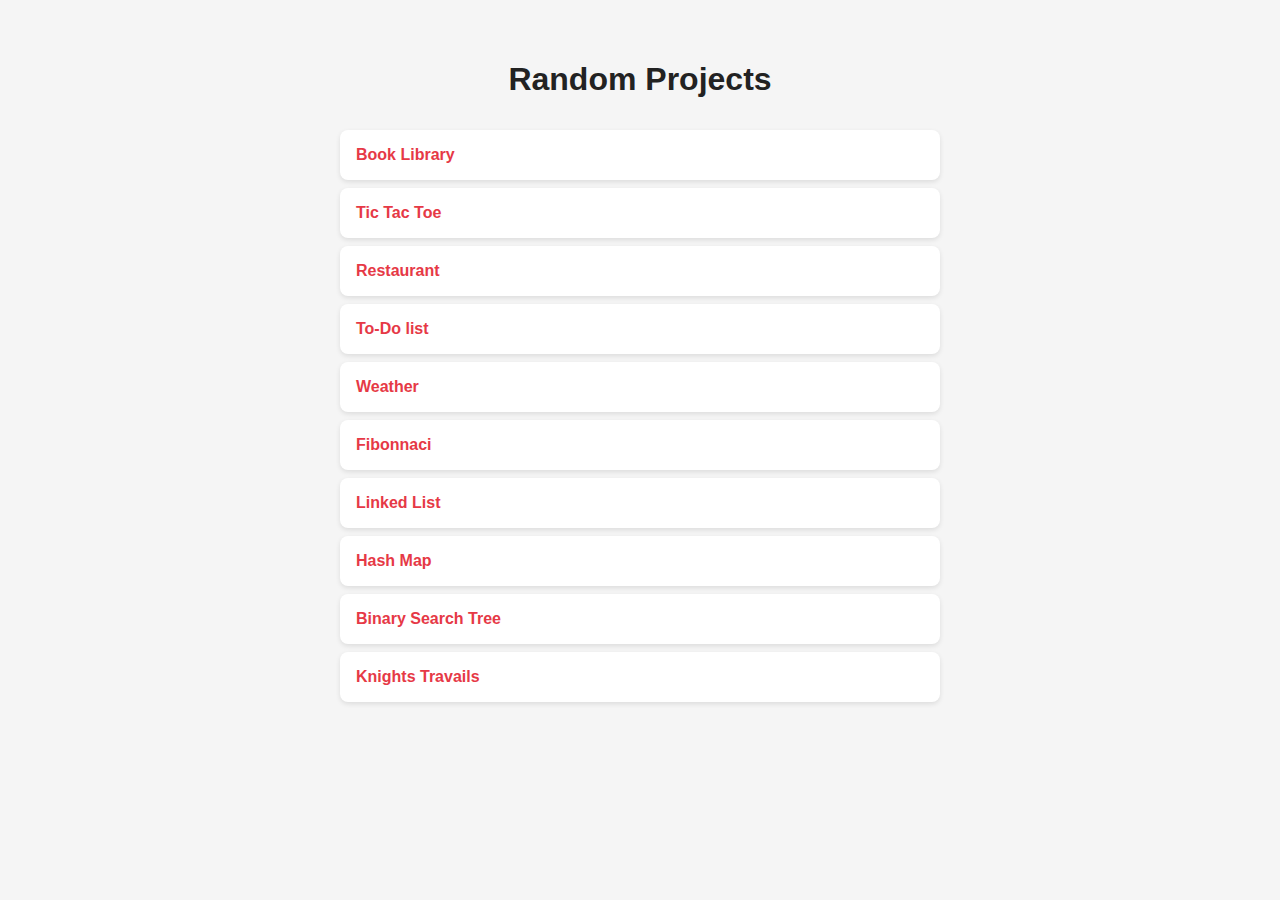
<file: index.html>
<!DOCTYPE html>
<html lang="en">

<head>
  <meta charset="UTF-8" />
  <meta name="viewport" content="width=device-width, initial-scale=1.0" />
  <title>Random Projects</title>
  <style>
    body {
      font-family: Arial, sans-serif;
      background-color: #f5f5f5;
      padding: 2rem;
      color: #333;
    }

    h1 {
      text-align: center;
      color: #222;
    }

    ul {
      max-width: 600px;
      margin: 2rem auto;
      padding: 0;
      list-style: none;
    }

    li {
      background: white;
      margin: 0.5rem 0;
      padding: 1rem;
      border-radius: 8px;
      box-shadow: 0 2px 5px rgba(0, 0, 0, 0.1);
    }

    a {
      text-decoration: none;
      color: #e63946;
      font-weight: bold;
      display: block;
    }

    a:hover {
      text-decoration: underline;
    }
  </style>
</head>

<body>
  <h1>Random Projects</h1>
  <ul>
    <li><a href="library/" target="_blank">Book Library</a></li>
    <li><a href="tictactoe/" target="_blank">Tic Tac Toe</a></li>
    <li><a href="restaurant/" target="_blank">Restaurant</a></li>
    <li><a href="todolist/" target="_blank">To-Do list</a></li>
    <li><a href="weather/" target="_blank">Weather</a></li>
    <li><a href="fibonacci/" target="_blank">Fibonnaci</a></li>
    <li><a href="linkedlist/" target="_blank">Linked List</a></li>
    <li><a href="hashmap/" target="_blank">Hash Map</a></li>
    <li><a href="binarysearchtree/" target="_blank">Binary Search Tree</a></li>
    <li><a href="knightstravails/" target="_blank">Knights Travails</a></li>
  </ul>
</body>

</html>
</file>
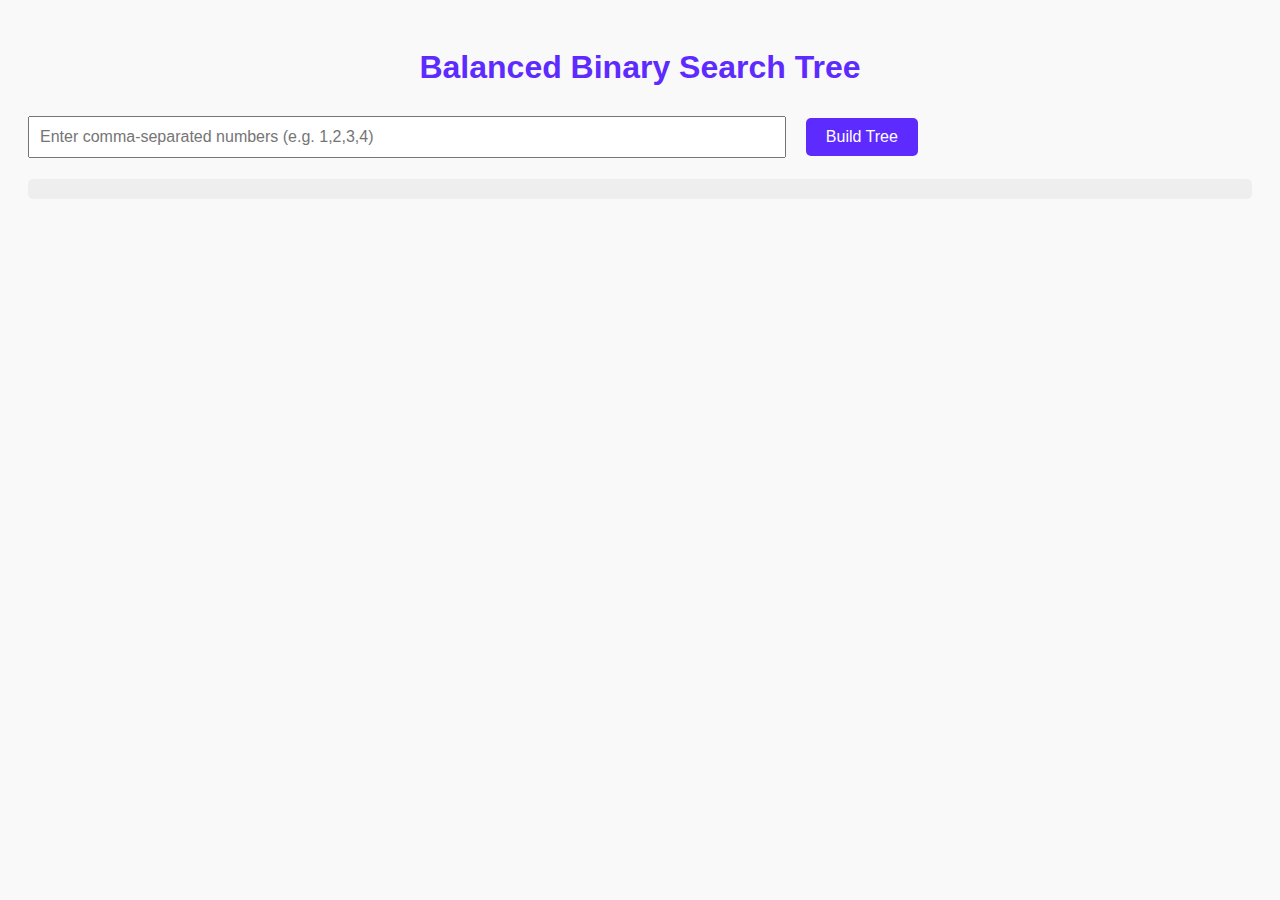
<file: binarysearchtree/index.html>
<!DOCTYPE html>
<html lang="en">
<head>
  <meta charset="UTF-8" />
  <meta name="viewport" content="width=device-width, initial-scale=1.0" />
  <title>Balanced BST Demo</title>
  <style>
    body {
      font-family: Arial, sans-serif;
      background-color: #f9f9f9;
      color: #333;
      padding: 20px;
    }
    h1 {
      text-align: center;
      color: #5e2bff;
    }
    pre {
      background-color: #eee;
      padding: 10px;
      border-radius: 5px;
      overflow-x: auto;
    }
    button {
      padding: 10px 20px;
      margin: 10px 5px;
      font-size: 1rem;
      border: none;
      border-radius: 5px;
      background-color: #5e2bff;
      color: white;
      cursor: pointer;
    }
    button:hover {
      background-color: #4b22cc;
    }
    input {
      padding: 10px;
      width: 60%;
      font-size: 1rem;
      margin-right: 10px;
    }
  </style>
</head>
<body>
  <h1>Balanced Binary Search Tree</h1>
  <div>
    <input type="text" id="arrayInput" placeholder="Enter comma-separated numbers (e.g. 1,2,3,4)" />
    <button onclick="runDemo()">Build Tree</button>
  </div>
  <pre id="output"></pre>

  <script>
    class Node {
      constructor(data) {
        this.data = data;
        this.left = null;
        this.right = null;
      }
    }

    class Tree {
      constructor(array) {
        this.root = this.buildTree([...new Set(array)].sort((a, b) => a - b));
      }

      buildTree(array) {
        if (array.length === 0) return null;
        const mid = Math.floor(array.length / 2);
        const node = new Node(array[mid]);
        node.left = this.buildTree(array.slice(0, mid));
        node.right = this.buildTree(array.slice(mid + 1));
        return node;
      }

      insert(value, node = this.root) {
        if (!node) return new Node(value);
        if (value < node.data) node.left = this.insert(value, node.left);
        else if (value > node.data) node.right = this.insert(value, node.right);
        return node;
      }

      deleteItem(value, node = this.root) {
        if (!node) return null;
        if (value < node.data) node.left = this.deleteItem(value, node.left);
        else if (value > node.data) node.right = this.deleteItem(value, node.right);
        else {
          if (!node.left) return node.right;
          if (!node.right) return node.left;
          let successor = node.right;
          while (successor.left) successor = successor.left;
          node.data = successor.data;
          node.right = this.deleteItem(successor.data, node.right);
        }
        return node;
      }

      find(value, node = this.root) {
        if (!node) return null;
        if (value === node.data) return node;
        return value < node.data ? this.find(value, node.left) : this.find(value, node.right);
      }

      levelOrder(callback) {
        if (!callback) throw new Error("Callback required");
        const queue = [this.root];
        while (queue.length) {
          const node = queue.shift();
          callback(node);
          if (node.left) queue.push(node.left);
          if (node.right) queue.push(node.right);
        }
      }

      inOrder(callback, node = this.root) {
        if (!callback) throw new Error("Callback required");
        if (node.left) this.inOrder(callback, node.left);
        callback(node);
        if (node.right) this.inOrder(callback, node.right);
      }

      preOrder(callback, node = this.root) {
        if (!callback) throw new Error("Callback required");
        callback(node);
        if (node.left) this.preOrder(callback, node.left);
        if (node.right) this.preOrder(callback, node.right);
      }

      postOrder(callback, node = this.root) {
        if (!callback) throw new Error("Callback required");
        if (node.left) this.postOrder(callback, node.left);
        if (node.right) this.postOrder(callback, node.right);
        callback(node);
      }

      height(value) {
        const node = this.find(value);
        if (!node) return null;
        const getHeight = (n) => {
          if (!n) return -1;
          return 1 + Math.max(getHeight(n.left), getHeight(n.right));
        };
        return getHeight(node);
      }

      depth(value, node = this.root, depth = 0) {
        if (!node) return null;
        if (value === node.data) return depth;
        return value < node.data
          ? this.depth(value, node.left, depth + 1)
          : this.depth(value, node.right, depth + 1);
      }

      isBalanced(node = this.root) {
        const check = (n) => {
          if (!n) return [true, -1];
          const [leftBalanced, leftHeight] = check(n.left);
          const [rightBalanced, rightHeight] = check(n.right);
          const balanced =
            leftBalanced && rightBalanced && Math.abs(leftHeight - rightHeight) <= 1;
          return [balanced, 1 + Math.max(leftHeight, rightHeight)];
        };
        return check(node)[0];
      }

      rebalance() {
        const nodes = [];
        this.inOrder((node) => nodes.push(node.data));
        this.root = this.buildTree(nodes);
      }
    }

    const prettyPrint = (node, prefix = "", isLeft = true, output = []) => {
      if (node === null) return;
      if (node.right !== null)
        prettyPrint(node.right, `${prefix}${isLeft ? "│   " : "    "}`, false, output);
      output.push(`${prefix}${isLeft ? "└── " : "┌── "}${node.data}`);
      if (node.left !== null)
        prettyPrint(node.left, `${prefix}${isLeft ? "    " : "│   "}`, true, output);
      return output;
    };

    function runDemo() {
      const input = document.getElementById("arrayInput").value;
      const array = input.split(',').map(n => parseInt(n.trim())).filter(n => !isNaN(n));
      if (array.length === 0) return alert("Please enter a valid array of numbers.");
      const output = document.getElementById("output");
      const tree = new Tree(array);

      output.textContent = "Initial Tree:\n" + prettyPrint(tree.root).join("\n") +
        "\n\nIs balanced: " + tree.isBalanced() +
        "\n\nTraversals:\n";

      const showTraversal = (label, fn) => {
        const items = [];
        fn.call(tree, node => items.push(node.data));
        output.textContent += `\n${label}: ` + items.join(", ");
      };

      showTraversal("Level Order", tree.levelOrder);
      showTraversal("Pre Order", tree.preOrder);
      showTraversal("In Order", tree.inOrder);
      showTraversal("Post Order", tree.postOrder);

      [101, 102, 103, 104, 105].forEach(n => tree.insert(n));
      output.textContent +=
        "\n\nTree after unbalancing:\n" + prettyPrint(tree.root).join("\n") +
        "\n\nIs balanced: " + tree.isBalanced();

      tree.rebalance();
      output.textContent +=
        "\n\nTree after rebalancing:\n" + prettyPrint(tree.root).join("\n") +
        "\n\nIs balanced: " + tree.isBalanced();
    }
  </script>
</body>
</html>
</file>
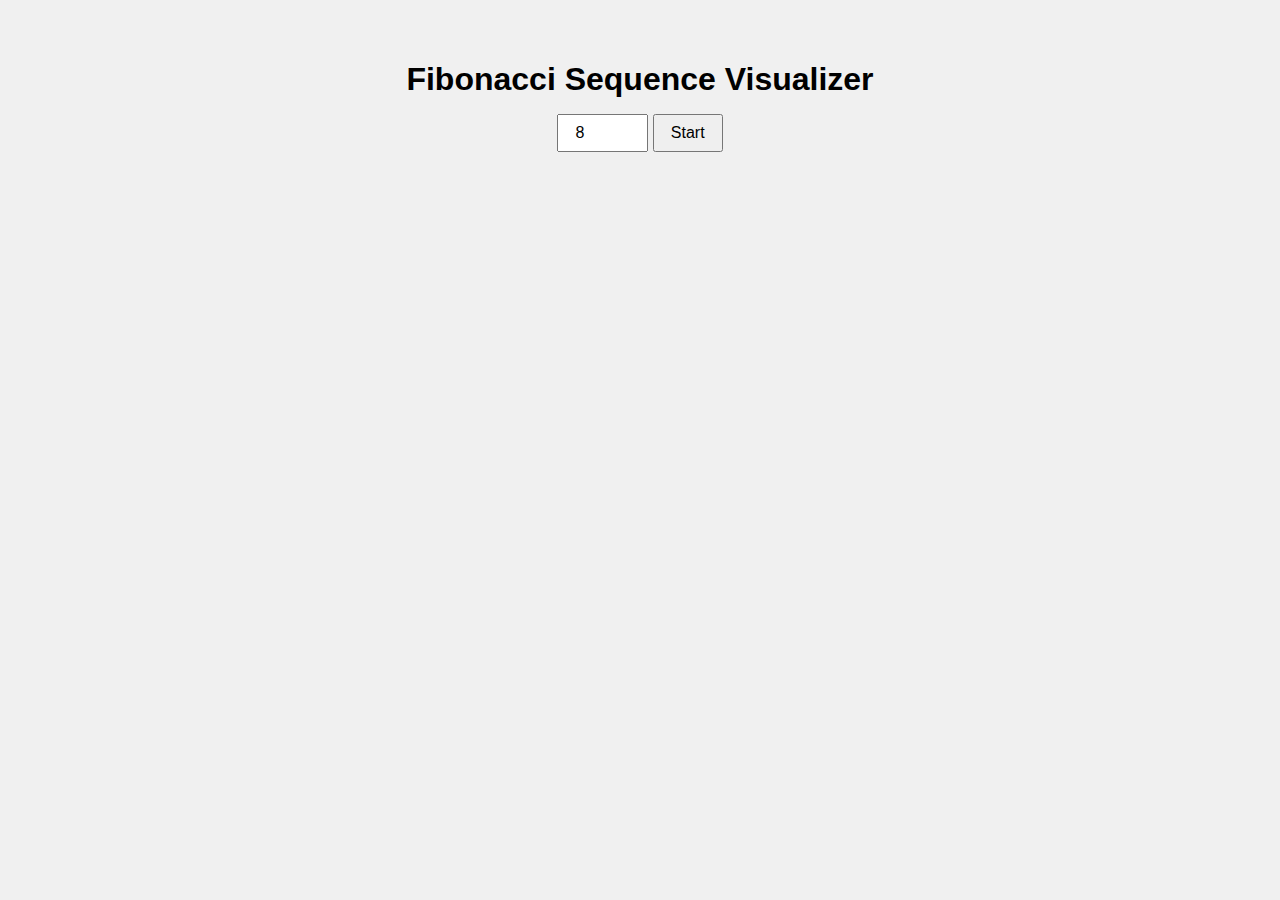
<file: fibonacci/index.html>
<!DOCTYPE html>
<html lang="en">
<head>
  <meta charset="UTF-8">
  <title>Fibonacci Visualizer</title>
  <style>
    body {
      font-family: 'Segoe UI', sans-serif;
      text-align: center;
      background: #f0f0f0;
      padding: 2rem;
    }

    h1 {
      margin-bottom: 1rem;
    }

    input, button {
      padding: 0.5rem 1rem;
      font-size: 1rem;
    }

    #visualizer {
      margin-top: 2rem;
      display: flex;
      flex-wrap: wrap;
      justify-content: center;
      align-items: center;
    }

    .node {
      background: #3498db;
      color: white;
      font-weight: bold;
      padding: 1rem;
      border-radius: 5px;
      margin: 0.5rem;
      min-width: 60px;
      position: relative;
      opacity: 0;
      transform: scale(0.5);
      transition: all 0.3s ease;
    }

    .node.visible {
      opacity: 1;
      transform: scale(1);
    }

    .arrow {
      width: 30px;
      height: 2px;
      background: black;
      margin: 0 5px;
      align-self: center;
    }

    .sequence {
      display: flex;
      align-items: center;
      flex-wrap: nowrap;
    }
  </style>
</head>
<body>
  <h1>Fibonacci Sequence Visualizer</h1>
  <input type="number" id="fibCount" value="8" min="1" max="50">
  <button onclick="startVisualization()">Start</button>

  <div id="visualizer"></div>

  <script>
    function sleep(ms) {
      return new Promise(resolve => setTimeout(resolve, ms));
    }

    async function startVisualization() {
      const n = parseInt(document.getElementById('fibCount').value);
      const container = document.getElementById('visualizer');
      container.innerHTML = '';

      if (n < 1) return;

      const fib = [0, 1];

      for (let i = 2; i < n; i++) {
        fib.push(fib[i - 1] + fib[i - 2]);
      }

      const sequence = fib.slice(0, n);

      for (let i = 0; i < sequence.length; i++) {
        if (i > 0) {
          const arrow = document.createElement('div');
          arrow.className = 'arrow';
          container.appendChild(arrow);
        }

        const node = document.createElement('div');
        node.className = 'node';
        node.innerText = sequence[i];
        container.appendChild(node);

        await sleep(400);
        node.classList.add('visible');
      }
    }
  </script>
</body>
</html>
</file>
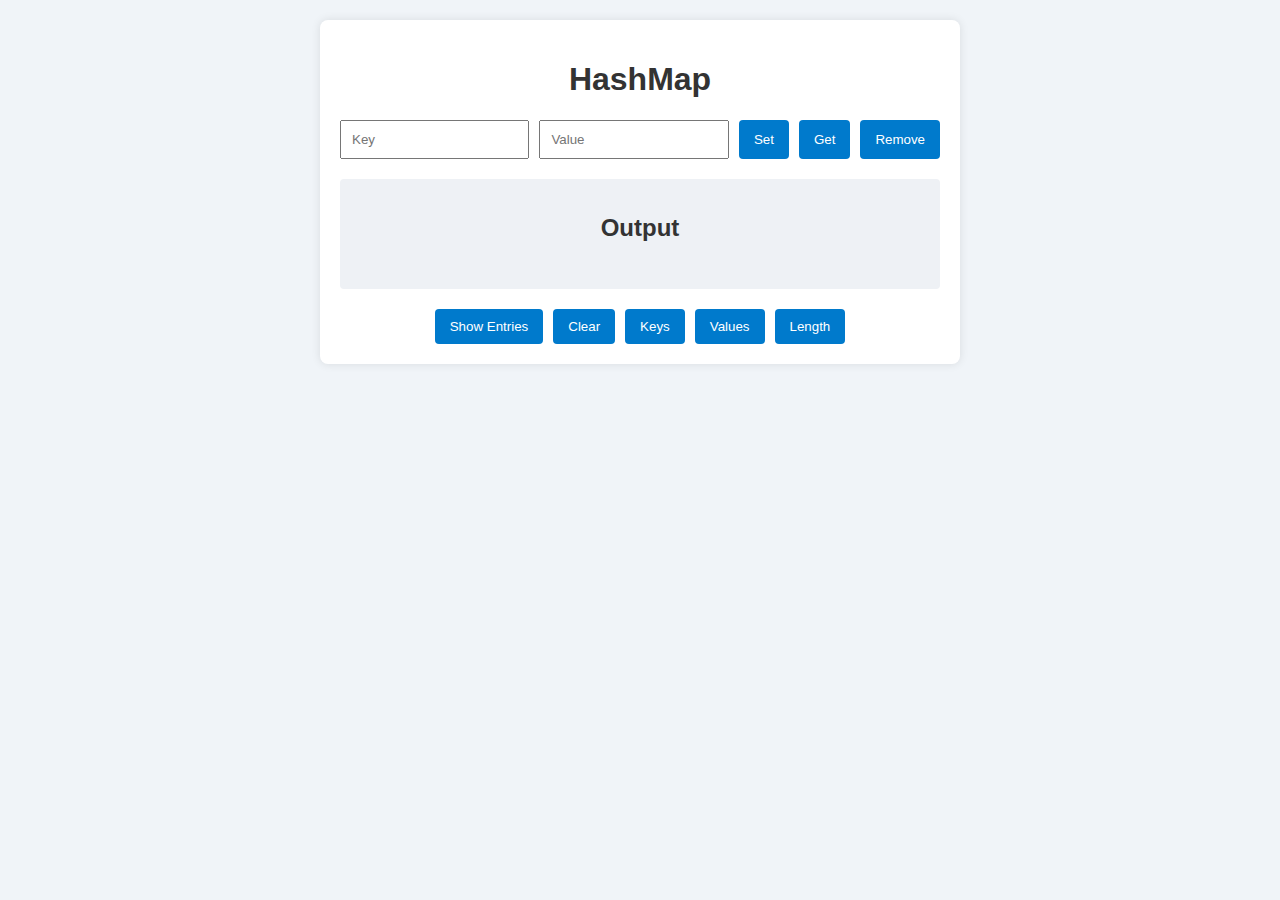
<file: hashmap/index.html>
<!DOCTYPE html>
<html lang="en">
<head>
  <meta charset="UTF-8">
  <title>HashMap</title>
  <link rel="stylesheet" href="styles.css">
</head>
<body>
  <div class="container">
    <h1>HashMap</h1>
    <div class="form">
      <input id="key" type="text" placeholder="Key" />
      <input id="value" type="text" placeholder="Value" />
      <button onclick="addEntry()">Set</button>
      <button onclick="getEntry()">Get</button>
      <button onclick="removeEntry()">Remove</button>
    </div>

    <div class="output">
      <h2>Output</h2>
      <pre id="output"></pre>
    </div>

    <div class="methods">
      <button onclick="showAll()">Show Entries</button>
      <button onclick="clearMap()">Clear</button>
      <button onclick="showKeys()">Keys</button>
      <button onclick="showValues()">Values</button>
      <button onclick="showLength()">Length</button>
    </div>
  </div>

  <script src="hashmap.js"></script>
  <script>
    const test = new HashMap();

    function addEntry() {
      const key = document.getElementById('key').value;
      const value = document.getElementById('value').value;
      test.set(key, value);
      display(`Set ${key} => ${value}`);
    }

    function getEntry() {
      const key = document.getElementById('key').value;
      const value = test.get(key);
      display(value !== null ? `Get ${key} => ${value}` : `${key} not found`);
    }

    function removeEntry() {
      const key = document.getElementById('key').value;
      const success = test.remove(key);
      display(success ? `${key} removed.` : `${key} not found.`);
    }

    function showAll() {
      display(JSON.stringify(test.entries(), null, 2));
    }

    function clearMap() {
      test.clear();
      display("HashMap cleared.");
    }

    function showKeys() {
      display("Keys: " + JSON.stringify(test.keys()));
    }

    function showValues() {
      display("Values: " + JSON.stringify(test.values()));
    }

    function showLength() {
      display("Length: " + test.length());
    }

    function display(message) {
      document.getElementById('output').textContent = message;
    }
  </script>
</body>
</html>
</file>
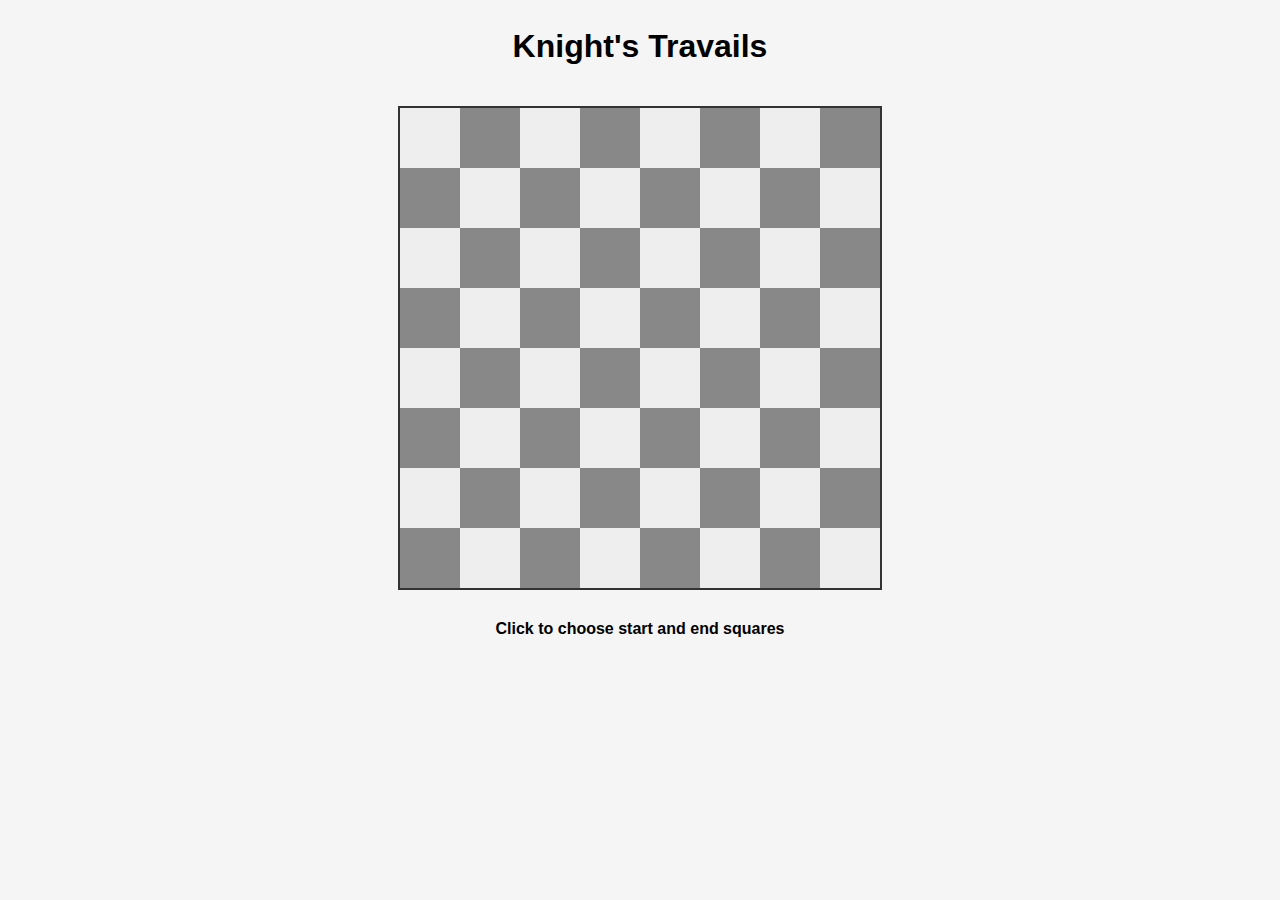
<file: knightstravails/index.html>
<!DOCTYPE html>
<html lang="en">
<head>
  <meta charset="UTF-8">
  <title>Knight's Travails Visualizer</title>
  <style>
    body {
      display: flex;
      flex-direction: column;
      align-items: center;
      font-family: sans-serif;
      background: #f5f5f5;
    }

    h1 {
      margin-top: 20px;
    }

    .board {
      display: grid;
      grid-template-columns: repeat(8, 60px);
      grid-template-rows: repeat(8, 60px);
      border: 2px solid #333;
      margin: 20px 0;
    }

    .square {
      width: 60px;
      height: 60px;
      display: flex;
      align-items: center;
      justify-content: center;
      font-weight: bold;
      font-size: 14px;
      cursor: pointer;
    }

    .white {
      background-color: #eee;
    }

    .black {
      background-color: #888;
    }

    .start {
      background-color: green !important;
      color: white;
    }

    .end {
      background-color: red !important;
      color: white;
    }

    .path {
      background-color: yellow !important;
      color: black;
    }

    .controls {
      margin-bottom: 20px;
    }

    .info {
      margin-top: 10px;
      font-weight: bold;
    }
  </style>
</head>
<body>
  <h1>Knight's Travails</h1>
  <div class="board" id="board"></div>
  <div class="info" id="info">Click to choose start and end squares</div>

  <script>
    const board = document.getElementById('board');
    const info = document.getElementById('info');
    let start = null;
    let end = null;

    // Initialize board
    for (let y = 0; y < 8; y++) {
      for (let x = 0; x < 8; x++) {
        const square = document.createElement('div');
        square.className = `square ${(x + y) % 2 === 0 ? 'white' : 'black'}`;
        square.dataset.x = x;
        square.dataset.y = y;
        square.addEventListener('click', () => handleClick(x, y, square));
        board.appendChild(square);
      }
    }

    function handleClick(x, y, square) {
      clearHighlights();
      if (!start) {
        start = [x, y];
        square.classList.add('start');
        info.textContent = 'Select end square';
      } else if (!end) {
        end = [x, y];
        square.classList.add('end');
        const path = knightMoves(start, end);
        displayPath(path);
        info.textContent = `You made it in ${path.length - 1} moves!`;
      } else {
        start = null;
        end = null;
        clearHighlights();
        info.textContent = 'Click to choose start and end squares';
      }
    }

    function clearHighlights() {
      [...document.querySelectorAll('.square')].forEach(sq => {
        sq.classList.remove('start', 'end', 'path');
      });
    }

    function knightMoves(start, end) {
      const directions = [
        [1, 2], [2, 1], [-1, 2], [-2, 1],
        [1, -2], [2, -1], [-1, -2], [-2, -1]
      ];

      const isValid = (x, y) => x >= 0 && x < 8 && y >= 0 && y < 8;

      const visited = new Set();
      const queue = [[start, [start]]];

      while (queue.length > 0) {
        const [[x, y], path] = queue.shift();
        const key = `${x},${y}`;
        if (visited.has(key)) continue;
        visited.add(key);

        if (x === end[0] && y === end[1]) return path;

        for (const [dx, dy] of directions) {
          const nx = x + dx;
          const ny = y + dy;
          if (isValid(nx, ny)) {
            queue.push([[nx, ny], [...path, [nx, ny]]]);
          }
        }
      }
      return [];
    }

    function displayPath(path) {
      path.forEach(([x, y], index) => {
        const square = document.querySelector(`.square[data-x="${x}"][data-y="${y}"]`);
        if (index === 0) {
          square.classList.add('start');
        } else if (index === path.length - 1) {
          square.classList.add('end');
        } else {
          square.classList.add('path');
        }
      });
    }
  </script>
</body>
</html>
</file>
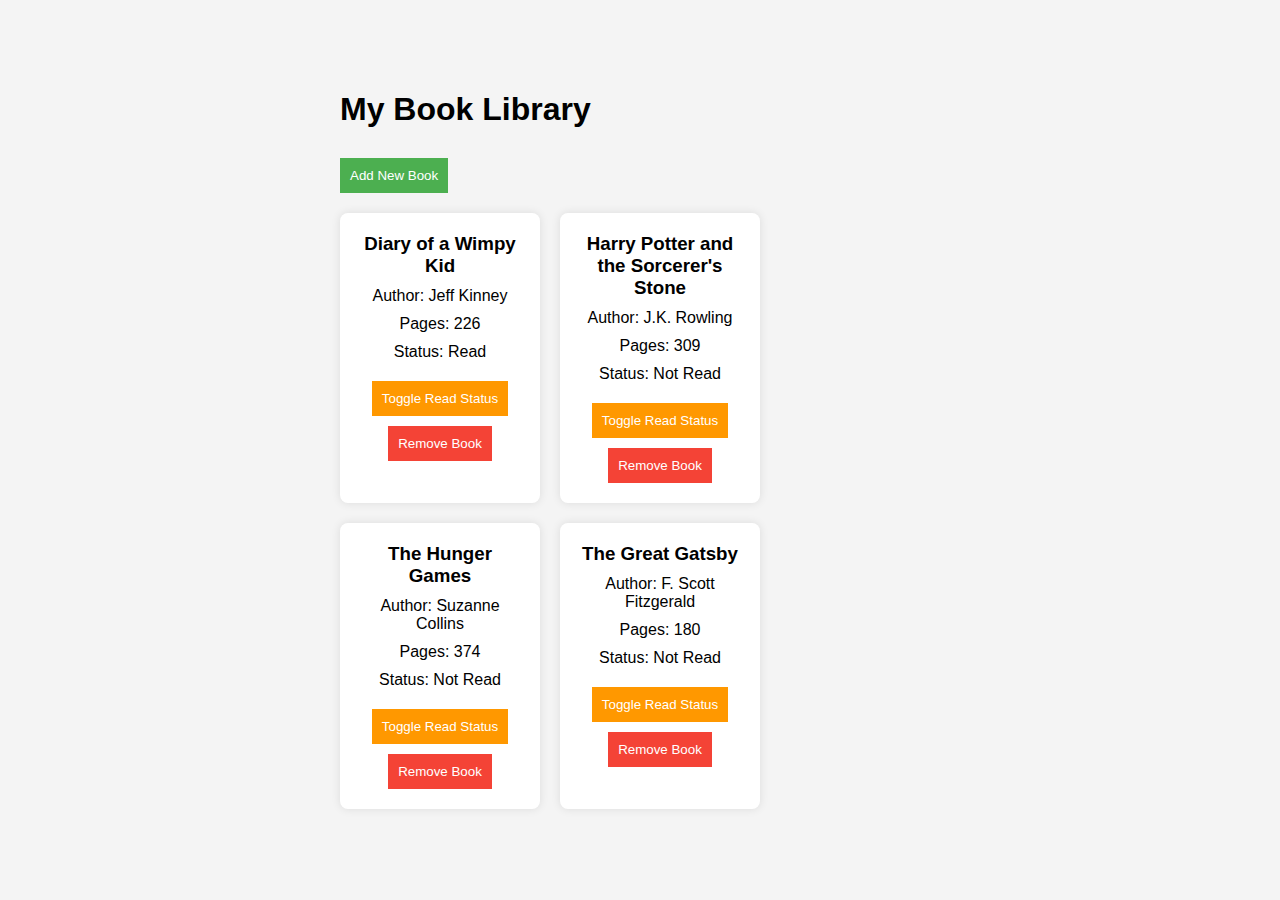
<file: library/index.html>
<!DOCTYPE html>
<html lang="en">

<head>
    <meta charset="UTF-8">
    <meta name="viewport" content="width=device-width, initial-scale=1.0">
    <title>Library System</title>
</head>

<body>
    <style>
        * {
            box-sizing: border-box;
            margin: 0;
            padding: 0;
        }

        body {
            font-family: Arial, sans-serif;
            background-color: #f4f4f4;
            display: flex;
            justify-content: center;
            align-items: center;
            height: 100vh;
            flex-direction: column;
        }

        h1 {
            margin-bottom: 20px;
        }

        #app {
            width: 80%;
            max-width: 600px;
            margin: 20px;
        }

        button {
            padding: 10px;
            background-color: #4CAF50;
            color: white;
            border: none;
            cursor: pointer;
            margin-top: 10px;
        }

        button:hover {
            background-color: #45a049;
        }

        #new-book-form {
            margin-top: 20px;
        }

        #new-book-form input,
        #new-book-form button {
            width: 100%;
            padding: 10px;
            margin-bottom: 10px;
            border: 1px solid #ccc;
        }

        #new-book-form input[type="checkbox"] {
            width: auto;
            margin-right: 10px;
        }

        #library {
            display: flex;
            flex-wrap: wrap;
            gap: 20px;
            margin-top: 20px;
        }

        .book-card {
            background-color: white;
            padding: 20px;
            border-radius: 8px;
            box-shadow: 0 0 10px rgba(0, 0, 0, 0.1);
            width: 200px;
            text-align: center;
            position: relative;
        }

        .book-card h3 {
            margin-bottom: 10px;
        }

        .book-card p {
            margin-bottom: 10px;
        }

        .book-card button {
            background-color: #f44336;
            margin-top: 10px;
        }

        .book-card button.toggle-read {
            background-color: #ff9800;
        }

        .book-card button:hover {
            background-color: #e53935;
        }

        .book-card button.toggle-read:hover {
            background-color: #ff5722;
        }

        .book-card button.remove-book:hover {
            background-color: #d32f2f;
        }
    </style>
    <div id="app">
        <h1>My Book Library</h1>

        <button id="new-book-btn">Add New Book</button>

        <form id="new-book-form" style="display: none;">
            <input type="text" id="book-name" placeholder="Book Title" required />
            <input type="text" id="book-author" placeholder="Author" required />
            <input type="number" id="book-pages" placeholder="Pages" required />
            <label>
                <input type="checkbox" id="book-read" /> Read
            </label>
            <button type="submit">Add Book</button>
        </form>

        <div id="library"></div>
    </div>

    <script>
        const myLibrary = [];

        // Book Constructor
        function Book(name, author, pages, read = false) {
            this.Name = name;
            this.Author = author;
            this.Pages = pages;
            this.Read = read; // true or false

            // Info method to display specific attributes
            this.info = function (name = true, author = true, pages = true, read = true) {
                let n = name === false ? 0 : 1;
                let a = author === false ? 0 : 2;
                let p = pages === false ? 0 : 4;
                let r = read === false ? 0 : 8;
                let params = n + a + p + r;
                switch (params) {
                    case 15: return `${this.Name}, ${this.Author}, ${this.Pages}, ${this.Read}`;
                    case 14: return `${this.Author}, ${this.Pages}, ${this.Read}`;
                    case 13: return `${this.Name}, ${this.Pages}, ${this.Read}`;
                    case 12: return `${this.Name}, ${this.Author}, ${this.Read}`;
                    case 11: return `${this.Name}, ${this.Author}, ${this.Pages}`;
                    case 10: return `${this.Author}, ${this.Pages}`;
                    case 9: return `${this.Name}, ${this.Read}`;
                    case 8: return `${this.Read}`;
                    case 7: return `${this.Name}, ${this.Author}`;
                    case 6: return `${this.Name}, ${this.Pages}`;
                    case 5: return `${this.Name}, ${this.Author}, ${this.Pages}`;
                    case 4: return `${this.Pages}`;
                    case 3: return `${this.Name}, ${this.Author}`;
                    case 2: return `${this.Author}`;
                    case 1: return `${this.Name}`;
                    default: return `${this.Name}, ${this.Author}, ${this.Pages}, ${this.Read}`;
                }
            };

            // Method to toggle the read status
            this.toggleReadStatus = function () {
                this.Read = !this.Read;
            };
        }

        function addBookToLibrary(name, author, pages, read = false) {
            const newBook = new Book(name, author, pages, read);
            myLibrary.push(newBook);
        }

        function displayBooks() {
            const libraryContainer = document.getElementById('library');
            libraryContainer.innerHTML = ''; 

            myLibrary.forEach((book, index) => {
                const bookCard = document.createElement('div');
                bookCard.classList.add('book-card');
                bookCard.dataset.index = index; 

                bookCard.innerHTML = `
            <h3>${book.Name}</h3>
            <p>Author: ${book.Author}</p>
            <p>Pages: ${book.Pages}</p>
            <p>Status: ${book.Read ? 'Read' : 'Not Read'}</p>
            <button class="toggle-read">Toggle Read Status</button>
            <button class="remove-book">Remove Book</button>
        `;

                // Toggle read status button
                bookCard.querySelector('.toggle-read').addEventListener('click', function () {
                    const index = bookCard.dataset.index;
                    myLibrary[index].toggleReadStatus();
                    displayBooks(); 
                });

                bookCard.querySelector('.remove-book').addEventListener('click', function () {
                    const index = bookCard.dataset.index;
                    myLibrary.splice(index, 1); // Remove the book from the array
                    displayBooks(); 
                });

                libraryContainer.appendChild(bookCard);
            });
        }

        document.getElementById('new-book-btn').addEventListener('click', function () {
            const form = document.getElementById('new-book-form');
            form.style.display = form.style.display === 'none' ? 'block' : 'none';
        });

        document.getElementById('new-book-form').addEventListener('submit', function (event) {
            event.preventDefault(); 
            const name = document.getElementById('book-name').value;
            const author = document.getElementById('book-author').value;
            const pages = document.getElementById('book-pages').value;
            const read = document.getElementById('book-read').checked;

            addBookToLibrary(name, author, pages, read);
            displayBooks(); // Re-render the books
            document.getElementById('new-book-form').reset(); 
            document.getElementById('new-book-form').style.display = 'none'; 
        });

        // Initial Books
        addBookToLibrary('Diary of a Wimpy Kid', 'Jeff Kinney', 226, true);
        addBookToLibrary('Harry Potter and the Sorcerer\'s Stone', 'J.K. Rowling', 309, false);
        addBookToLibrary('The Hunger Games', 'Suzanne Collins', 374, false);
        addBookToLibrary('The Great Gatsby', 'F. Scott Fitzgerald', 180, false);

        displayBooks(); 

    </script>
</body>

</html>
</file>
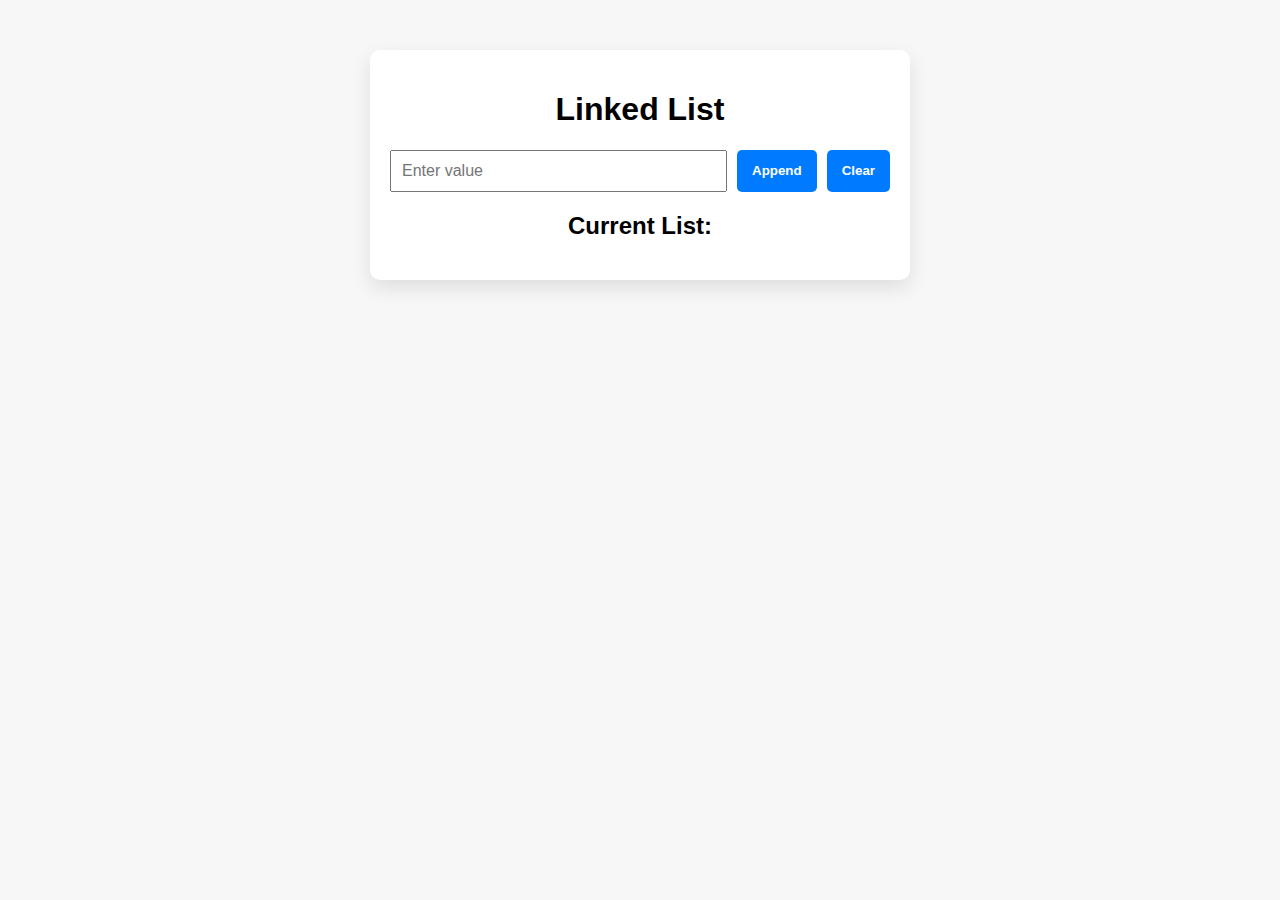
<file: linkedlist/index.html>
<!DOCTYPE html>
<html lang="en">
<head>
  <meta charset="UTF-8" />
  <meta name="viewport" content="width=device-width, initial-scale=1.0"/>
  <title>Linked List</title>
  <link rel="stylesheet" href="style.css" />
</head>
<body>
  <div class="container">
    <h1>Linked List</h1>
    <div class="input-section">
      <input type="text" id="valueInput" placeholder="Enter value" />
      <button onclick="appendNode()">Append</button>
      <button onclick="clearList()">Clear</button>
    </div>
    <div class="output-section">
      <h2>Current List:</h2>
      <div id="linkedListDisplay" class="linked-list"></div>
    </div>
  </div>
  <script type="module" src="script.js"></script>
</body>
</html>
</file>
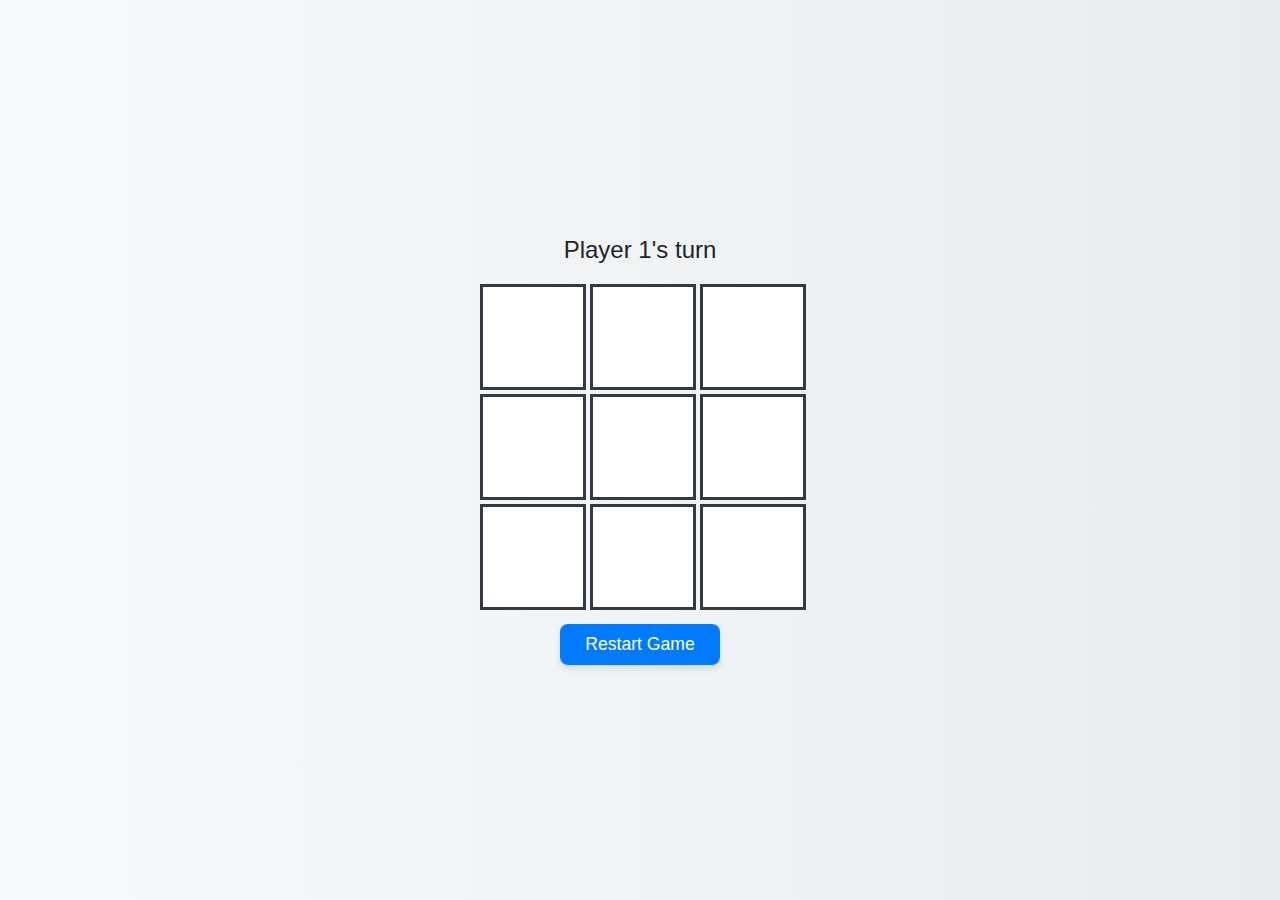
<file: tictactoe/index.html>
<!DOCTYPE html>
<html lang="en">

<head>
    <meta charset="UTF-8">
    <meta name="viewport" content="width=device-width, initial-scale=1.0">
    <title>Tic-Tac-Toe</title>
    <link rel="stylesheet" href="style.css">
</head>

<body>
    <div id="status"></div>
    <div id="game-container"></div>
    <button id="reset-btn">Restart Game</button>

    <script src="app.js"></script>
</body>

</html>
</file>
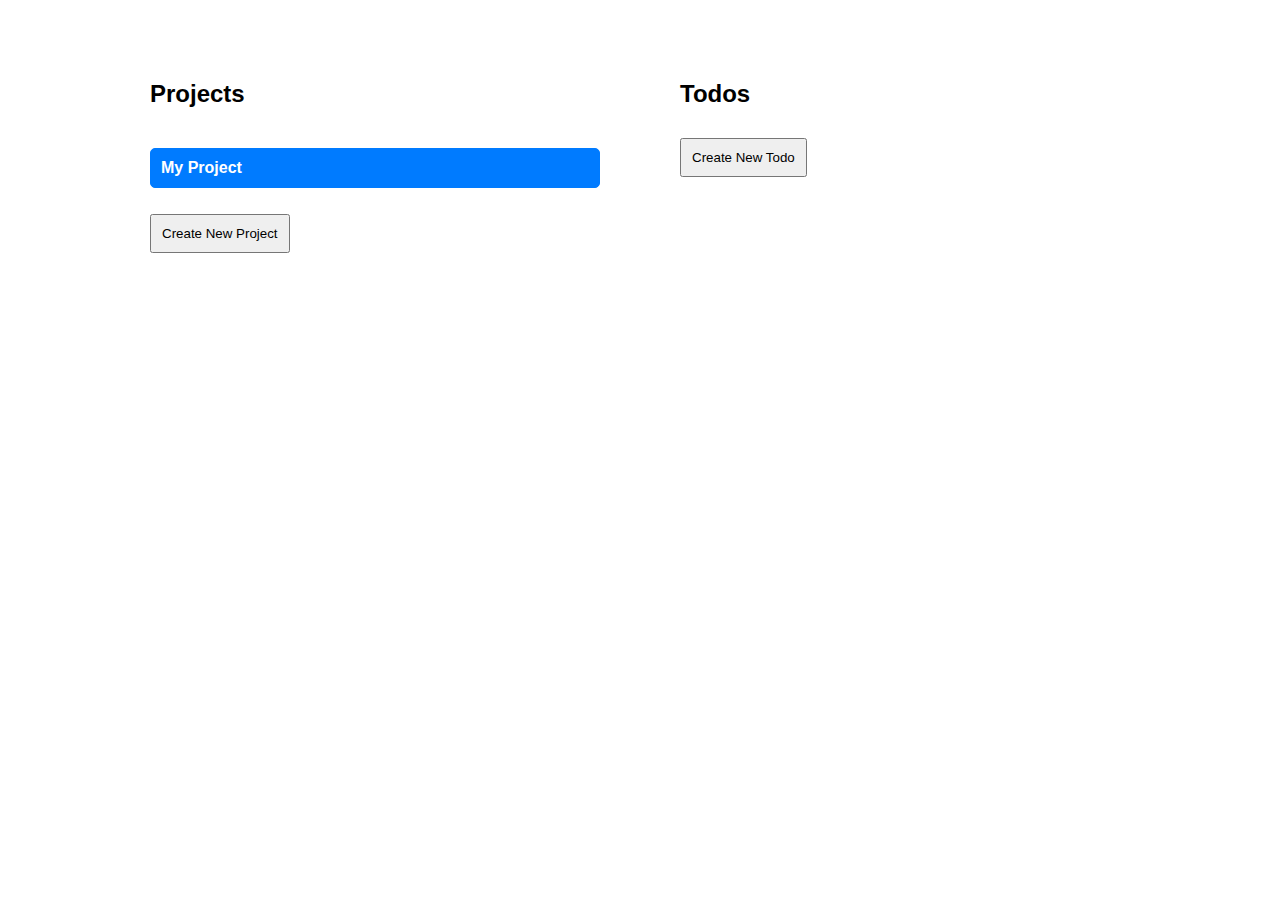
<file: todolist/index.html>
<!DOCTYPE html>
<html lang="en">
<head>
    <meta charset="UTF-8">
    <meta name="viewport" content="width=device-width, initial-scale=1.0">
    <title>Todo List App</title>
    <link rel="stylesheet" href="styles.css">
</head>
<body>
    <div id="app">
        <div id="projects-list">
            <h2>Projects</h2>
            <ul id="project-list"></ul>
            <button id="create-project-btn">Create New Project</button>
        </div>

        <div id="todos-list">
            <h2>Todos</h2>
            <ul id="todo-list"></ul>
            <button id="create-todo-btn">Create New Todo</button>
        </div>
    </div>

    <script src="index.js"></script>
</body>
</html>
</file>
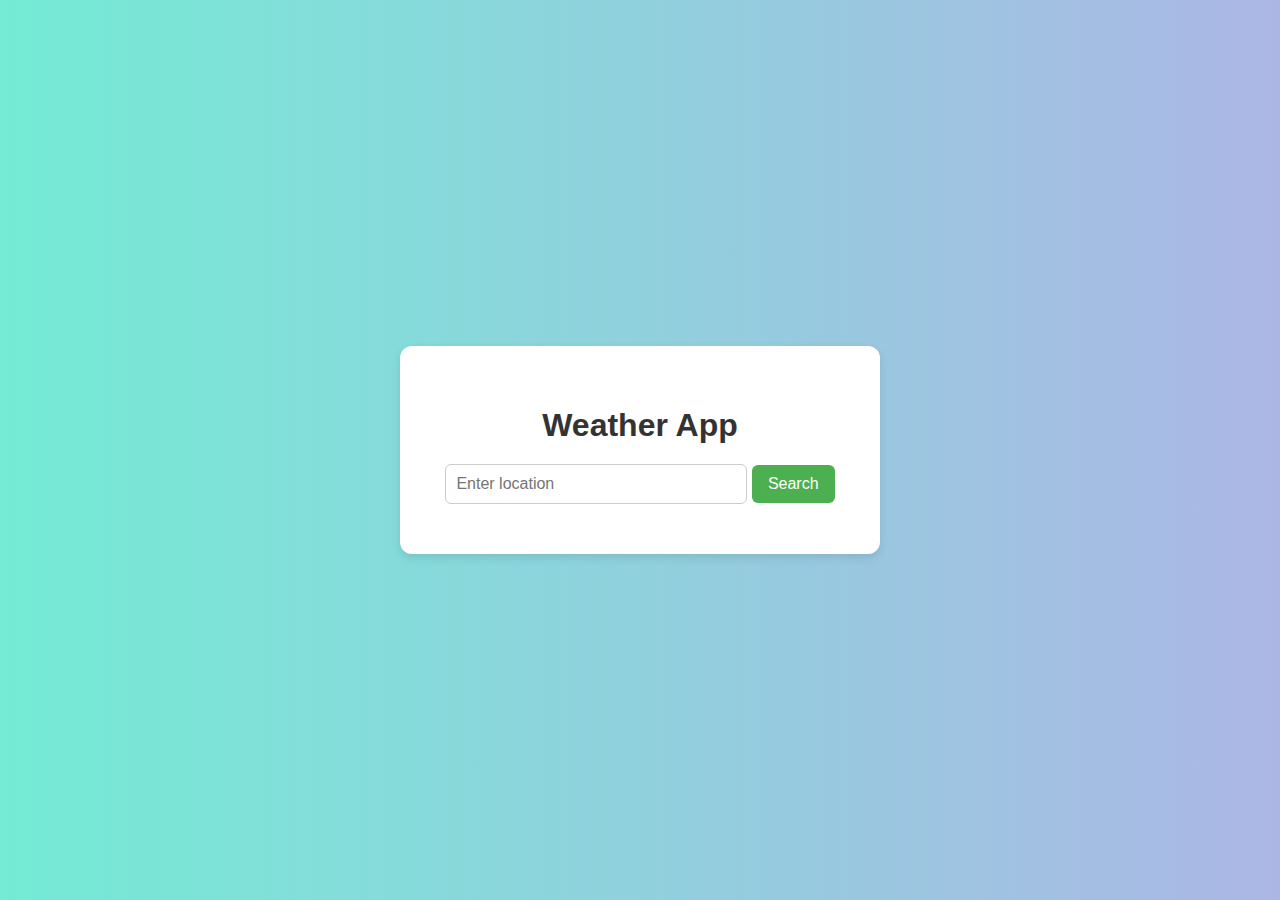
<file: weather/index.html>
<!DOCTYPE html>
<html lang="en">

<head>
    <meta charset="UTF-8">
    <title>Weather App</title>
    <style>
        body {
            font-family: 'Segoe UI', Tahoma, Geneva, Verdana, sans-serif;
            background: linear-gradient(to right, #74ebd5, #ACB6E5);
            margin: 0;
            padding: 0;
            display: flex;
            justify-content: center;
            align-items: center;
            height: 100vh;
        }

        .main {
            text-align: center;
            background: white;
            padding: 40px;
            border-radius: 12px;
            box-shadow: 0 4px 10px rgba(0, 0, 0, 0.1);
            width: 100%;
            max-width: 400px;
        }

        h1 {
            margin-bottom: 20px;
            color: #333;
        }

        input[type="text"] {
            padding: 10px;
            width: 70%;
            border-radius: 6px;
            border: 1px solid #ccc;
            margin-bottom: 10px;
            font-size: 16px;
        }

        .button {
            padding: 10px 16px;
            background-color: #4CAF50;
            border: none;
            color: white;
            font-size: 16px;
            border-radius: 6px;
            cursor: pointer;
            transition: background-color 0.3s ease;
        }

        .button:hover {
            background-color: #45a049;
        }

        #weather-container {
            margin-top: 20px;
            background: #f9f9f9;
            border-radius: 10px;
            padding: 20px;
            box-shadow: inset 0 0 5px rgba(0, 0, 0, 0.05);
            display: none;
            width: 350px;
        }

        #weather-container h2 {
            margin-top: 0;
            color: #444;
        }

        p {
            margin: 10px 0;
            font-size: 16px;
            color: #555;
        }

        strong {
            color: #222;
        }
    </style>
</head>

<body>
    <div class="main">
        <h1>Weather App</h1>
        <input type="text" id="locationInput" placeholder="Enter location" />
        <button onclick="handleSearch()" class="button">Search</button>

        <div id="weather-container">
            <h2 id="locationName"></h2>
            <p><strong>Temperature:</strong> <span id="temperature"></span>°C</p>
            <p><strong>Condition:</strong> <span id="condition"></span></p>
            <p><strong>Wind:</strong> <span id="wind"></span> kph</p>
        </div>
        <script src="app.js"></script>
    </div>
</body>

</html>
</file>
<file: hashmap/styles.css>
body {
    font-family: Arial, sans-serif;
    background-color: #f0f4f8;
    margin: 0;
    padding: 20px;
  }
  
  .container {
    max-width: 600px;
    margin: auto;
    background: white;
    padding: 20px;
    border-radius: 8px;
    box-shadow: 0 0 10px rgba(0, 0, 0, 0.1);
  }
  
  h1, h2 {
    text-align: center;
    color: #333;
  }
  
  .form, .methods {
    display: flex;
    flex-wrap: wrap;
    gap: 10px;
    justify-content: center;
    margin-top: 20px;
  }
  
  input[type="text"] {
    padding: 10px;
    flex: 1;
    min-width: 100px;
  }
  
  button {
    padding: 10px 15px;
    cursor: pointer;
    background: #007acc;
    border: none;
    color: white;
    border-radius: 4px;
  }
  
  button:hover {
    background: #005fa3;
  }
  
  .output {
    margin-top: 20px;
    background: #eef1f5;
    padding: 15px;
    border-radius: 4px;
    min-height: 80px;
  }
</file>
<file: linkedlist/style.css>
body {
    font-family: Arial, sans-serif;
    background: #f7f7f7;
    margin: 0;
    padding: 0;
    display: flex;
    justify-content: center;
    align-items: start;
    height: 100vh;
  }
  
  .container {
    background: white;
    margin-top: 50px;
    padding: 20px;
    border-radius: 10px;
    box-shadow: 0 8px 20px rgba(0,0,0,0.1);
    width: 500px;
  }
  
  h1 {
    text-align: center;
  }
  
  .input-section {
    display: flex;
    justify-content: space-between;
    gap: 10px;
    margin-bottom: 20px;
  }
  
  .input-section input {
    flex: 1;
    padding: 10px;
    font-size: 16px;
  }
  
  .input-section button {
    padding: 10px 15px;
    background: #007BFF;
    border: none;
    color: white;
    font-weight: bold;
    border-radius: 5px;
    cursor: pointer;
  }
  
  .input-section button:hover {
    background: #0056b3;
  }
  
  .output-section {
    text-align: center;
  }
  
  .linked-list {
    display: flex;
    flex-wrap: wrap;
    gap: 10px;
    justify-content: center;
  }
  
  .node {
    padding: 10px 15px;
    background: #28a745;
    color: white;
    border-radius: 5px;
    font-weight: bold;
    position: relative;
  }
  
  .node::after {
    content: '→';
    margin-left: 8px;
    color: #333;
  }
</file>
<file: tictactoe/style.css>
body {
    font-family: 'Segoe UI', Tahoma, Geneva, Verdana, sans-serif;
    background: linear-gradient(to right, #f8f9fa, #e9ecef);
    display: flex;
    flex-direction: column;
    align-items: center;
    justify-content: center;
    height: 100vh;
    margin: 0;
}

#game-container {
    display: grid;
    grid-template-columns: repeat(3, 100px);
    grid-template-rows: repeat(3, 100px);
    gap: 10px;
    margin-bottom: 20px;
}

.cell {
    width: 100px;
    height: 100px;
    background-color: #ffffff;
    display: flex;
    justify-content: center;
    align-items: center;
    border: 3px solid #343a40;
    font-size: 2.5em;
    font-weight: bold;
    color: #495057;
    cursor: pointer;
    transition: background-color 0.3s, transform 0.2s;
}

.cell:hover {
    background-color: #f1f3f5;
    transform: scale(1.05);
}

#status {
    font-size: 1.5em;
    margin-bottom: 20px;
    color: #212529;
}

#reset-btn {
    padding: 10px 25px;
    font-size: 1.1em;
    background-color: #007bff;
    color: white;
    border: none;
    border-radius: 8px;
    cursor: pointer;
    box-shadow: 0 4px 6px rgba(0, 0, 0, 0.1);
    transition: background-color 0.3s, transform 0.2s;
}

#reset-btn:hover {
    background-color: #0056b3;
    transform: translateY(-2px);
}
</file>
<file: todolist/styles.css>
body {
    font-family: Arial, sans-serif;
    display: flex;
    justify-content: center;
    align-items: flex-start;
    margin-top: 50px;
    padding: 0;
}

#app {
    display: flex;
    justify-content: space-between;
    width: 80%;
    max-width: 1000px;
}

#projects-list, #todos-list {
    width: 45%;
    padding: 10px;
}

button {
    padding: 10px;
    margin-top: 10px;
    cursor: pointer;
}

ul {
    list-style: none;
    padding-left: 0;
}

li {
    margin-bottom: 10px;
    padding: 10px;
    border: 1px solid #ddd;
    border-radius: 5px;
    font-weight: bold;
    cursor: pointer;
    background-color: #f9f9f9;
    transition: background-color 0.3s ease, transform 0.2s ease;
}

li:hover {
    background-color: #f1f1f1;
    transform: scale(1.05); 
}

li:active {
    transform: scale(1); 
}

li.selected {
    background-color: #007BFF;
    color: white;
    border-color: #007BFF;
}

ul#project-list {
    padding-top: 20px;
}
</file>
